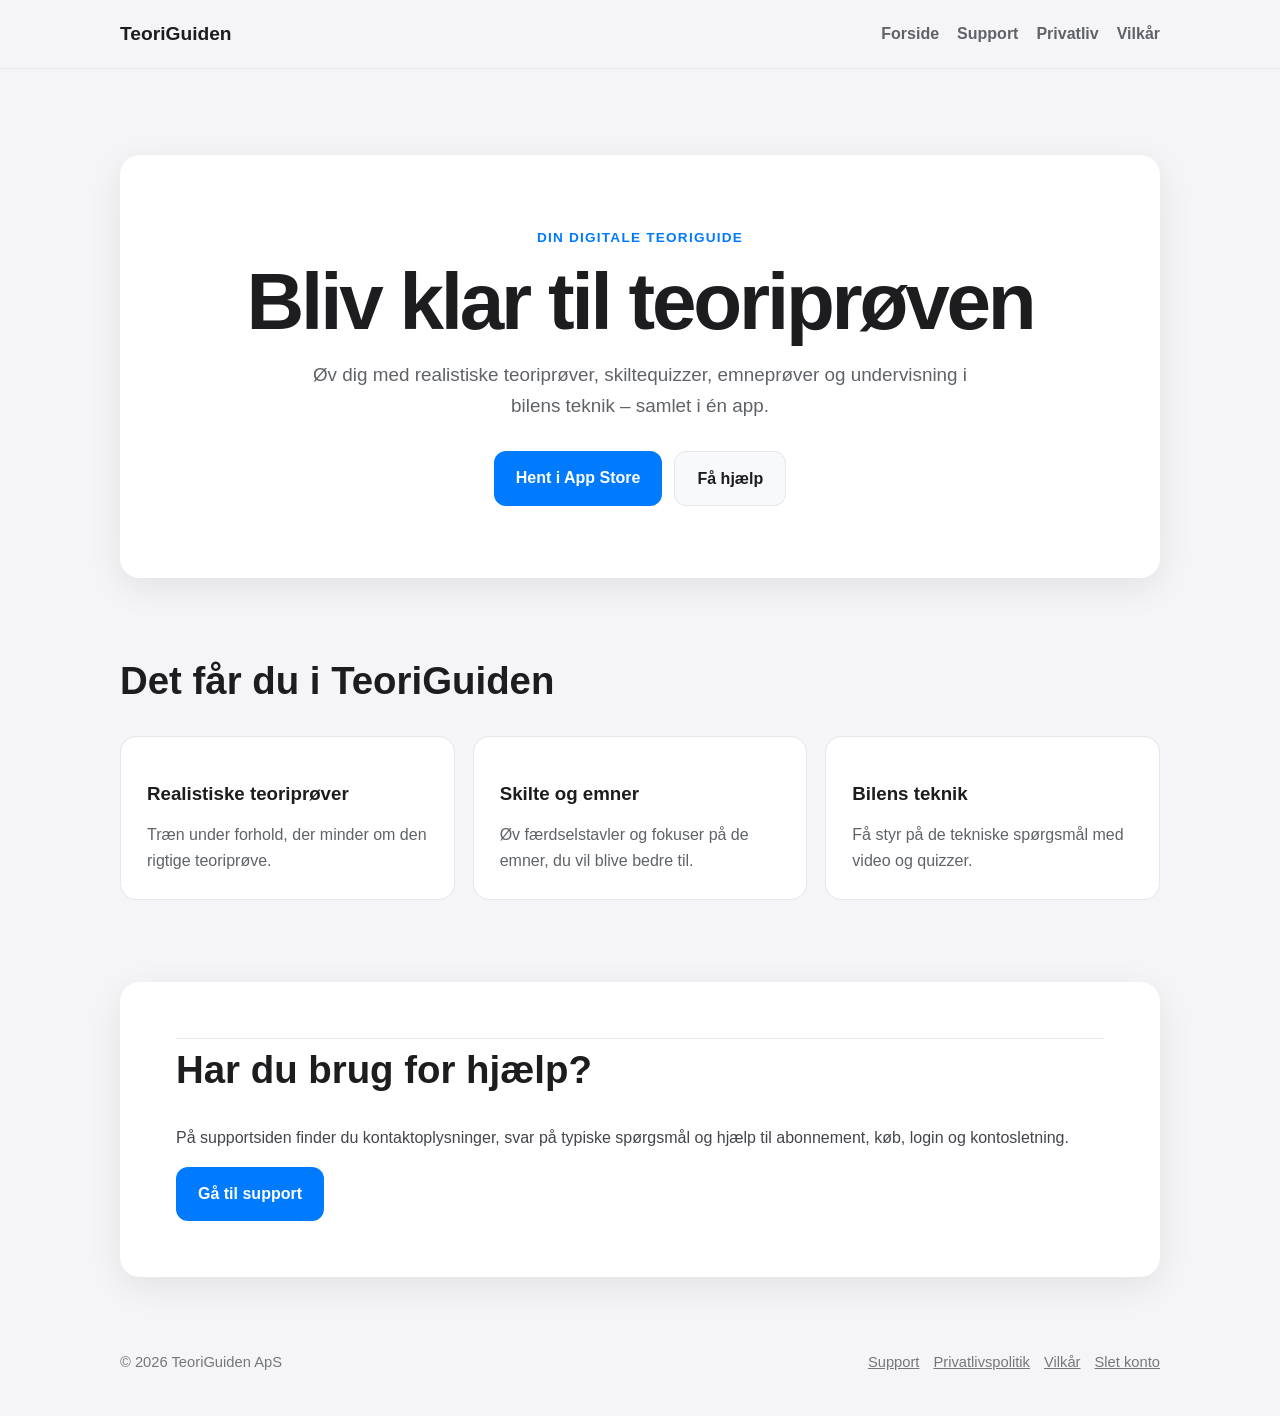
<file: index.html>
<!DOCTYPE html>
<html lang="da">
<head>
  <meta charset="UTF-8">
  <meta name="viewport" content="width=device-width, initial-scale=1.0">
  <meta name="description" content="TeoriGuiden hjælper dig med at blive klar til teoriprøven med realistiske prøver, skiltequizzer og undervisning i bilens teknik.">
  <title>TeoriGuiden – Bliv klar til teoriprøven</title>
  <link rel="stylesheet" href="styles.css">
</head>
<body>
  <header class="site-header">
  <nav class="nav" aria-label="Hovednavigation">
    <a class="brand" href="index.html">TeoriGuiden</a>
    <div class="nav-links">
      <a href="index.html">Forside</a>
      <a href="support.html">Support</a>
      <a href="privatlivspolitik.html">Privatliv</a>
      <a href="vilkaar.html">Vilkår</a>
    </div>
  </nav>
</header>
  <main>
    <section class="hero">
      <div class="container">
        <div class="hero-card">
          <p class="eyebrow">Din digitale teoriguide</p>
          <h1>Bliv klar til teoriprøven</h1>
          <p class="lead">
            Øv dig med realistiske teoriprøver, skiltequizzer, emneprøver og
            undervisning i bilens teknik – samlet i én app.
          </p>
          <div class="actions">
            <a class="button" href="[INDSÆT-APP-STORE-LINK]">Hent i App Store</a>
            <a class="button secondary" href="support.html">Få hjælp</a>
          </div>
        </div>
      </div>
    </section>

    <section class="section" aria-labelledby="features-heading">
      <div class="container">
        <h2 id="features-heading">Det får du i TeoriGuiden</h2>
        <div class="grid">
          <article class="feature">
            <h3>Realistiske teoriprøver</h3>
            <p>Træn under forhold, der minder om den rigtige teoriprøve.</p>
          </article>
          <article class="feature">
            <h3>Skilte og emner</h3>
            <p>Øv færdselstavler og fokuser på de emner, du vil blive bedre til.</p>
          </article>
          <article class="feature">
            <h3>Bilens teknik</h3>
            <p>Få styr på de tekniske spørgsmål med video og quizzer.</p>
          </article>
        </div>
      </div>
    </section>

    <section class="section">
      <div class="container content-card">
        <h2>Har du brug for hjælp?</h2>
        <p>
          På supportsiden finder du kontaktoplysninger, svar på typiske spørgsmål
          og hjælp til abonnement, køb, login og kontosletning.
        </p>
        <a class="button" href="support.html">Gå til support</a>
      </div>
    </section>
  </main>
  <footer class="site-footer">
  <div class="container footer-inner">
    <span>© 2026 TeoriGuiden ApS</span>
    <div class="footer-links">
      <a href="support.html">Support</a>
      <a href="privatlivspolitik.html">Privatlivspolitik</a>
      <a href="vilkaar.html">Vilkår</a>
      <a href="slet-konto.html">Slet konto</a>
    </div>
  </div>
</footer>
</body>
</html>
</file>
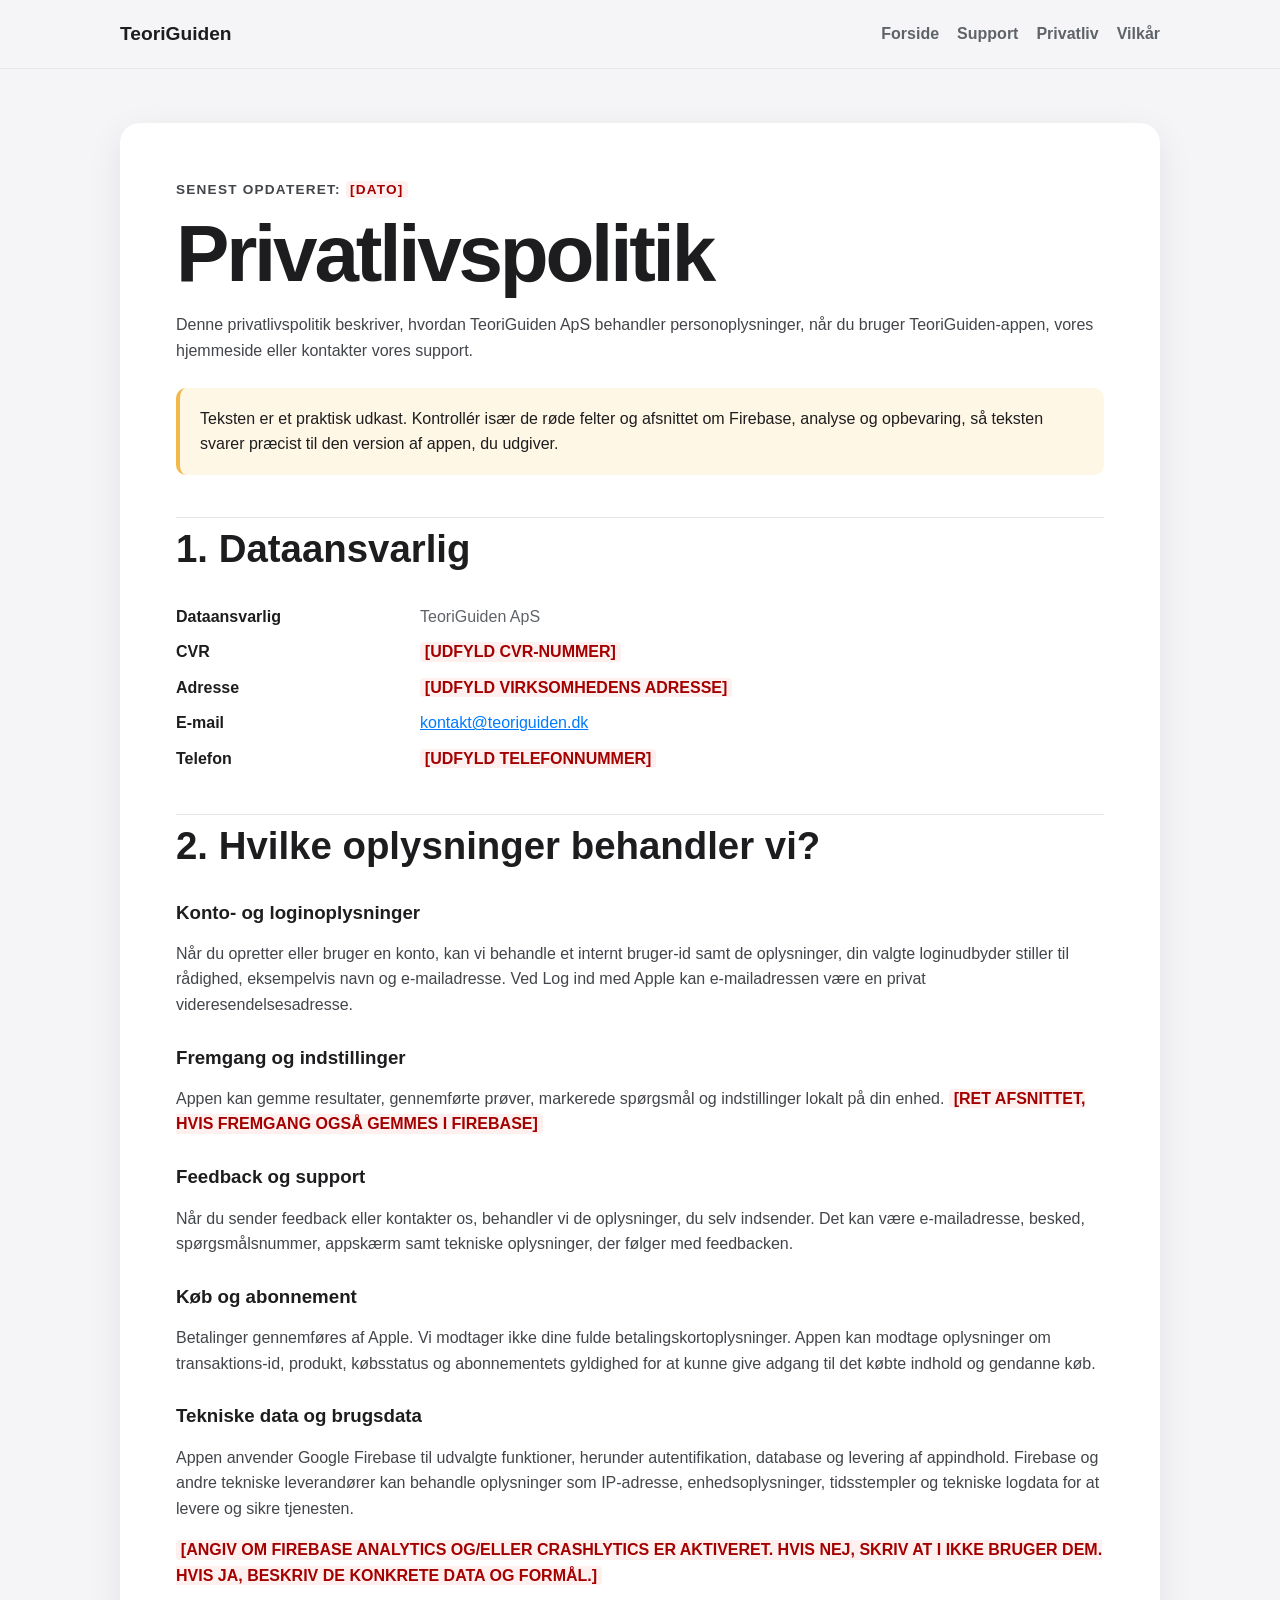
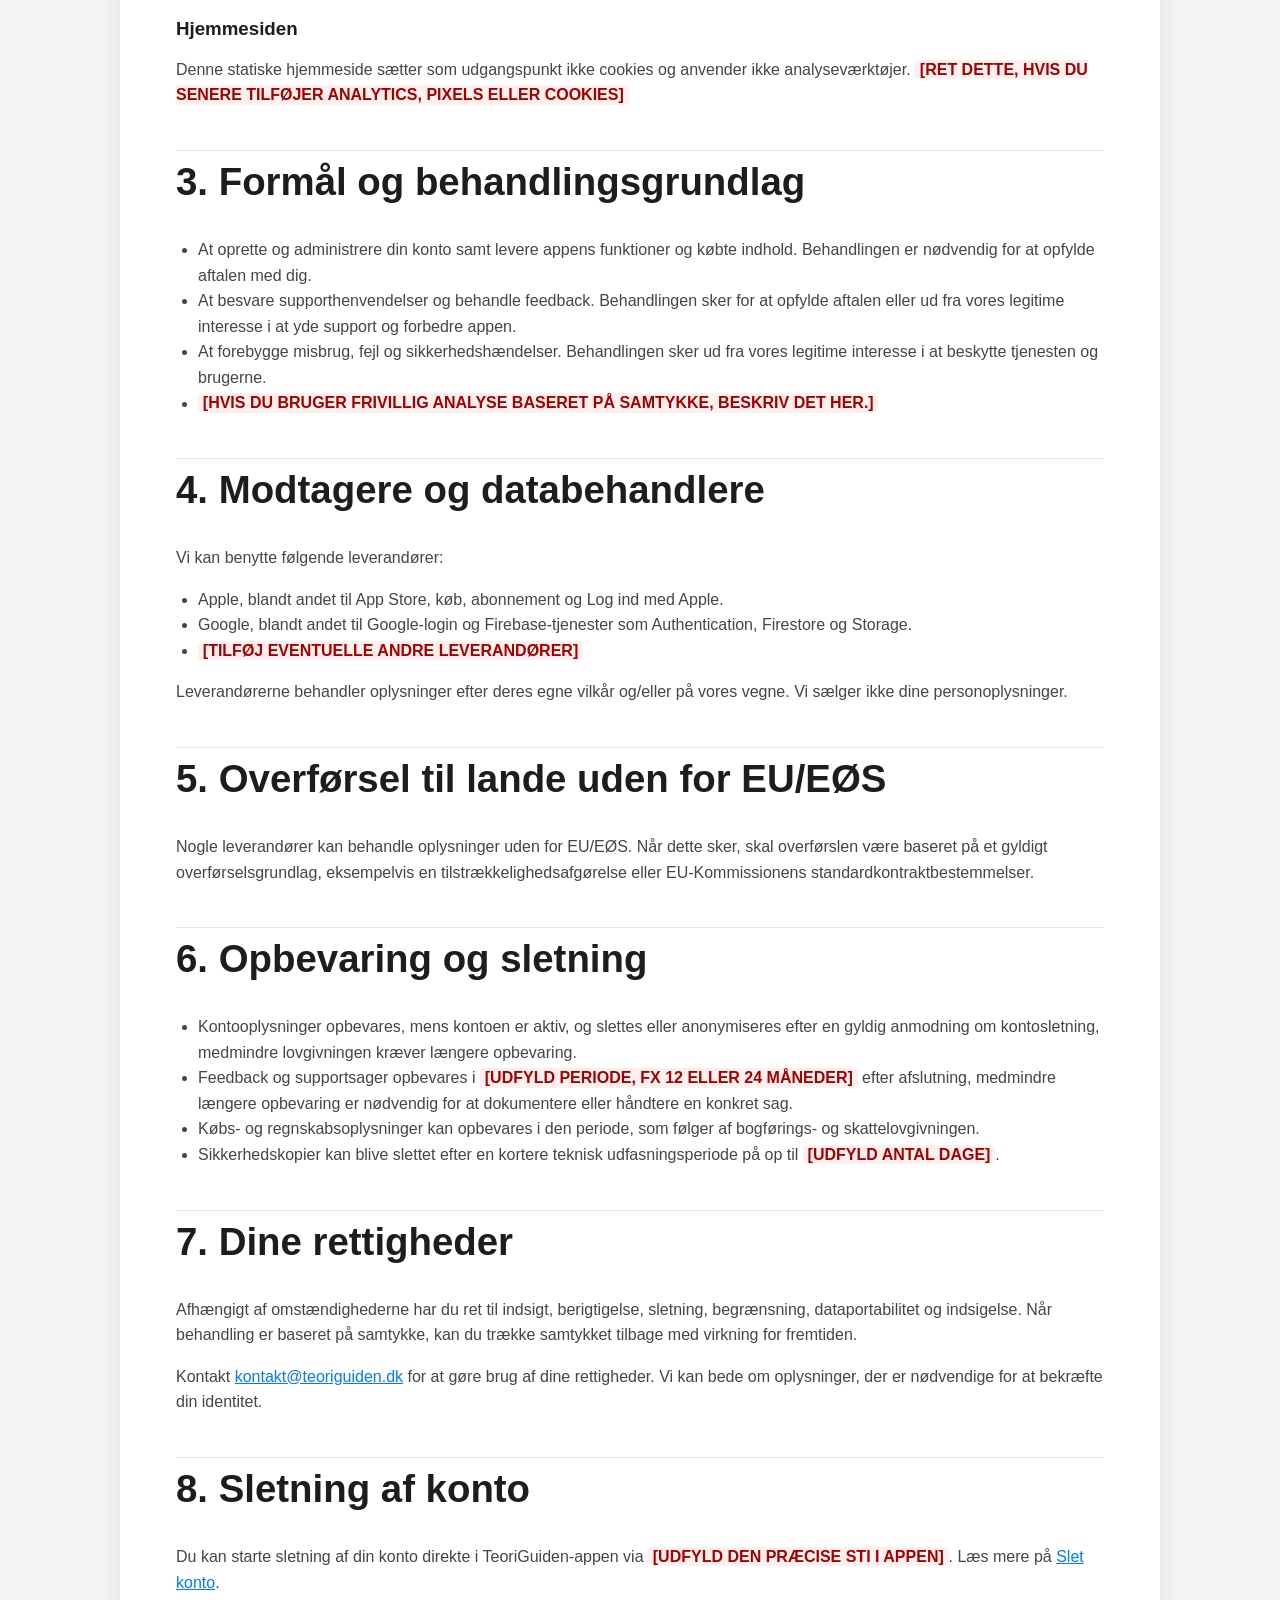
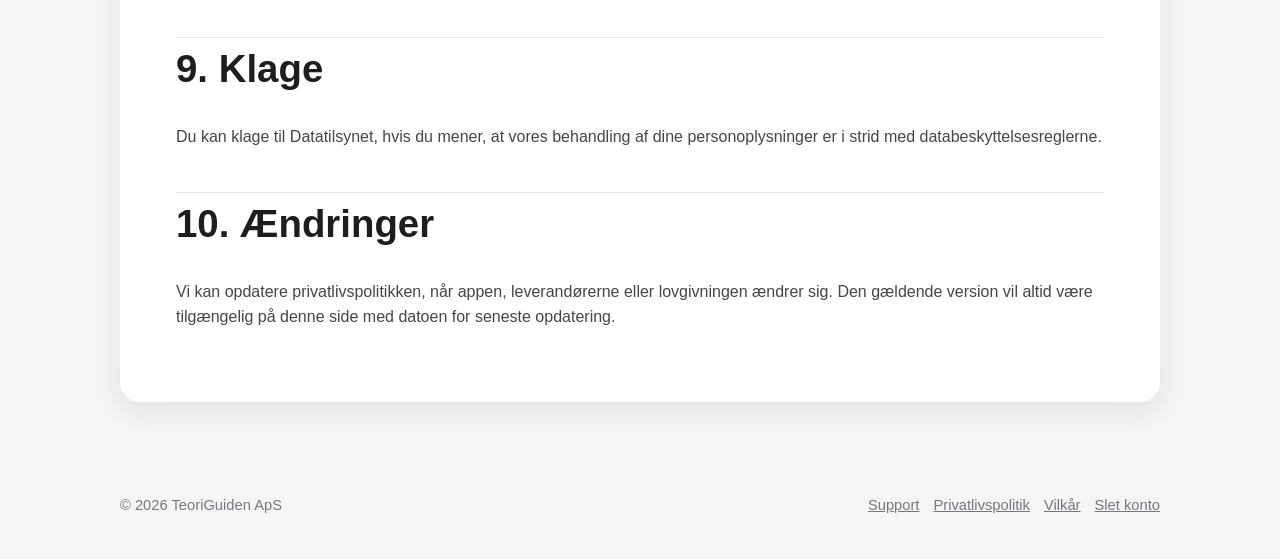
<file: privatlivspolitik.html>
<!DOCTYPE html>
<html lang="da">
<head>
  <meta charset="UTF-8">
  <meta name="viewport" content="width=device-width, initial-scale=1.0">
  <meta name="description" content="Privatlivspolitik for TeoriGuiden-appen og TeoriGuidens hjemmeside.">
  <title>Privatlivspolitik – TeoriGuiden</title>
  <link rel="stylesheet" href="styles.css">
</head>
<body>
  <header class="site-header">
  <nav class="nav" aria-label="Hovednavigation">
    <a class="brand" href="index.html">TeoriGuiden</a>
    <div class="nav-links">
      <a href="index.html">Forside</a>
      <a href="support.html">Support</a>
      <a href="privatlivspolitik.html">Privatliv</a>
      <a href="vilkaar.html">Vilkår</a>
    </div>
  </nav>
</header>
  <main class="page">
    <div class="container">
      <article class="content-card">
        <p class="eyebrow">Senest opdateret: <span class="placeholder">[DATO]</span></p>
        <h1>Privatlivspolitik</h1>
        <p>
          Denne privatlivspolitik beskriver, hvordan TeoriGuiden ApS behandler
          personoplysninger, når du bruger TeoriGuiden-appen, vores hjemmeside
          eller kontakter vores support.
        </p>

        <div class="notice">
          Teksten er et praktisk udkast. Kontrollér især de røde felter og afsnittet
          om Firebase, analyse og opbevaring, så teksten svarer præcist til den
          version af appen, du udgiver.
        </div>

        <h2>1. Dataansvarlig</h2>
        <dl class="definition-list">
          <dt>Dataansvarlig</dt>
          <dd>TeoriGuiden ApS</dd>

          <dt>CVR</dt>
          <dd><span class="placeholder">[UDFYLD CVR-NUMMER]</span></dd>

          <dt>Adresse</dt>
          <dd><span class="placeholder">[UDFYLD VIRKSOMHEDENS ADRESSE]</span></dd>

          <dt>E-mail</dt>
          <dd><a href="mailto:kontakt@teoriguiden.dk">kontakt@teoriguiden.dk</a></dd>

          <dt>Telefon</dt>
          <dd><span class="placeholder">[UDFYLD TELEFONNUMMER]</span></dd>
        </dl>

        <h2>2. Hvilke oplysninger behandler vi?</h2>

        <h3>Konto- og loginoplysninger</h3>
        <p>
          Når du opretter eller bruger en konto, kan vi behandle et internt
          bruger-id samt de oplysninger, din valgte loginudbyder stiller til
          rådighed, eksempelvis navn og e-mailadresse. Ved Log ind med Apple kan
          e-mailadressen være en privat videresendelsesadresse.
        </p>

        <h3>Fremgang og indstillinger</h3>
        <p>
          Appen kan gemme resultater, gennemførte prøver, markerede spørgsmål og
          indstillinger lokalt på din enhed.
          <span class="placeholder">[RET AFSNITTET, HVIS FREMGANG OGSÅ GEMMES I FIREBASE]</span>
        </p>

        <h3>Feedback og support</h3>
        <p>
          Når du sender feedback eller kontakter os, behandler vi de oplysninger,
          du selv indsender. Det kan være e-mailadresse, besked, spørgsmålsnummer,
          appskærm samt tekniske oplysninger, der følger med feedbacken.
        </p>

        <h3>Køb og abonnement</h3>
        <p>
          Betalinger gennemføres af Apple. Vi modtager ikke dine fulde
          betalingskortoplysninger. Appen kan modtage oplysninger om
          transaktions-id, produkt, købsstatus og abonnementets gyldighed for at
          kunne give adgang til det købte indhold og gendanne køb.
        </p>

        <h3>Tekniske data og brugsdata</h3>
        <p>
          Appen anvender Google Firebase til udvalgte funktioner, herunder
          autentifikation, database og levering af appindhold. Firebase og andre
          tekniske leverandører kan behandle oplysninger som IP-adresse,
          enhedsoplysninger, tidsstempler og tekniske logdata for at levere og
          sikre tjenesten.
        </p>
        <p>
          <span class="placeholder">
            [ANGIV OM FIREBASE ANALYTICS OG/ELLER CRASHLYTICS ER AKTIVERET. HVIS NEJ,
            SKRIV AT I IKKE BRUGER DEM. HVIS JA, BESKRIV DE KONKRETE DATA OG FORMÅL.]
          </span>
        </p>

        <h3>Hjemmesiden</h3>
        <p>
          Denne statiske hjemmeside sætter som udgangspunkt ikke cookies og
          anvender ikke analyseværktøjer.
          <span class="placeholder">[RET DETTE, HVIS DU SENERE TILFØJER ANALYTICS, PIXELS ELLER COOKIES]</span>
        </p>

        <h2>3. Formål og behandlingsgrundlag</h2>
        <ul>
          <li>
            At oprette og administrere din konto samt levere appens funktioner og
            købte indhold. Behandlingen er nødvendig for at opfylde aftalen med dig.
          </li>
          <li>
            At besvare supporthenvendelser og behandle feedback. Behandlingen sker
            for at opfylde aftalen eller ud fra vores legitime interesse i at yde
            support og forbedre appen.
          </li>
          <li>
            At forebygge misbrug, fejl og sikkerhedshændelser. Behandlingen sker ud
            fra vores legitime interesse i at beskytte tjenesten og brugerne.
          </li>
          <li>
            <span class="placeholder">
              [HVIS DU BRUGER FRIVILLIG ANALYSE BASERET PÅ SAMTYKKE, BESKRIV DET HER.]
            </span>
          </li>
        </ul>

        <h2>4. Modtagere og databehandlere</h2>
        <p>Vi kan benytte følgende leverandører:</p>
        <ul>
          <li>
            Apple, blandt andet til App Store, køb, abonnement og Log ind med Apple.
          </li>
          <li>
            Google, blandt andet til Google-login og Firebase-tjenester som
            Authentication, Firestore og Storage.
          </li>
          <li>
            <span class="placeholder">[TILFØJ EVENTUELLE ANDRE LEVERANDØRER]</span>
          </li>
        </ul>
        <p>
          Leverandørerne behandler oplysninger efter deres egne vilkår og/eller på
          vores vegne. Vi sælger ikke dine personoplysninger.
        </p>

        <h2>5. Overførsel til lande uden for EU/EØS</h2>
        <p>
          Nogle leverandører kan behandle oplysninger uden for EU/EØS. Når dette
          sker, skal overførslen være baseret på et gyldigt overførselsgrundlag,
          eksempelvis en tilstrækkelighedsafgørelse eller EU-Kommissionens
          standardkontraktbestemmelser.
        </p>

        <h2>6. Opbevaring og sletning</h2>
        <ul>
          <li>
            Kontooplysninger opbevares, mens kontoen er aktiv, og slettes eller
            anonymiseres efter en gyldig anmodning om kontosletning, medmindre
            lovgivningen kræver længere opbevaring.
          </li>
          <li>
            Feedback og supportsager opbevares i
            <span class="placeholder">[UDFYLD PERIODE, FX 12 ELLER 24 MÅNEDER]</span>
            efter afslutning, medmindre længere opbevaring er nødvendig for at
            dokumentere eller håndtere en konkret sag.
          </li>
          <li>
            Købs- og regnskabsoplysninger kan opbevares i den periode, som følger
            af bogførings- og skattelovgivningen.
          </li>
          <li>
            Sikkerhedskopier kan blive slettet efter en kortere teknisk
            udfasningsperiode på op til
            <span class="placeholder">[UDFYLD ANTAL DAGE]</span>.
          </li>
        </ul>

        <h2>7. Dine rettigheder</h2>
        <p>
          Afhængigt af omstændighederne har du ret til indsigt, berigtigelse,
          sletning, begrænsning, dataportabilitet og indsigelse. Når behandling er
          baseret på samtykke, kan du trække samtykket tilbage med virkning for
          fremtiden.
        </p>
        <p>
          Kontakt <a href="mailto:kontakt@teoriguiden.dk">kontakt@teoriguiden.dk</a>
          for at gøre brug af dine rettigheder. Vi kan bede om oplysninger, der er
          nødvendige for at bekræfte din identitet.
        </p>

        <h2>8. Sletning af konto</h2>
        <p>
          Du kan starte sletning af din konto direkte i TeoriGuiden-appen via
          <strong><span class="placeholder">[UDFYLD DEN PRÆCISE STI I APPEN]</span></strong>.
          Læs mere på <a href="slet-konto.html">Slet konto</a>.
        </p>

        <h2>9. Klage</h2>
        <p>
          Du kan klage til Datatilsynet, hvis du mener, at vores behandling af dine
          personoplysninger er i strid med databeskyttelsesreglerne.
        </p>

        <h2>10. Ændringer</h2>
        <p>
          Vi kan opdatere privatlivspolitikken, når appen, leverandørerne eller
          lovgivningen ændrer sig. Den gældende version vil altid være tilgængelig
          på denne side med datoen for seneste opdatering.
        </p>
      </article>
    </div>
  </main>
  <footer class="site-footer">
  <div class="container footer-inner">
    <span>© 2026 TeoriGuiden ApS</span>
    <div class="footer-links">
      <a href="support.html">Support</a>
      <a href="privatlivspolitik.html">Privatlivspolitik</a>
      <a href="vilkaar.html">Vilkår</a>
      <a href="slet-konto.html">Slet konto</a>
    </div>
  </div>
</footer>
</body>
</html>
</file>
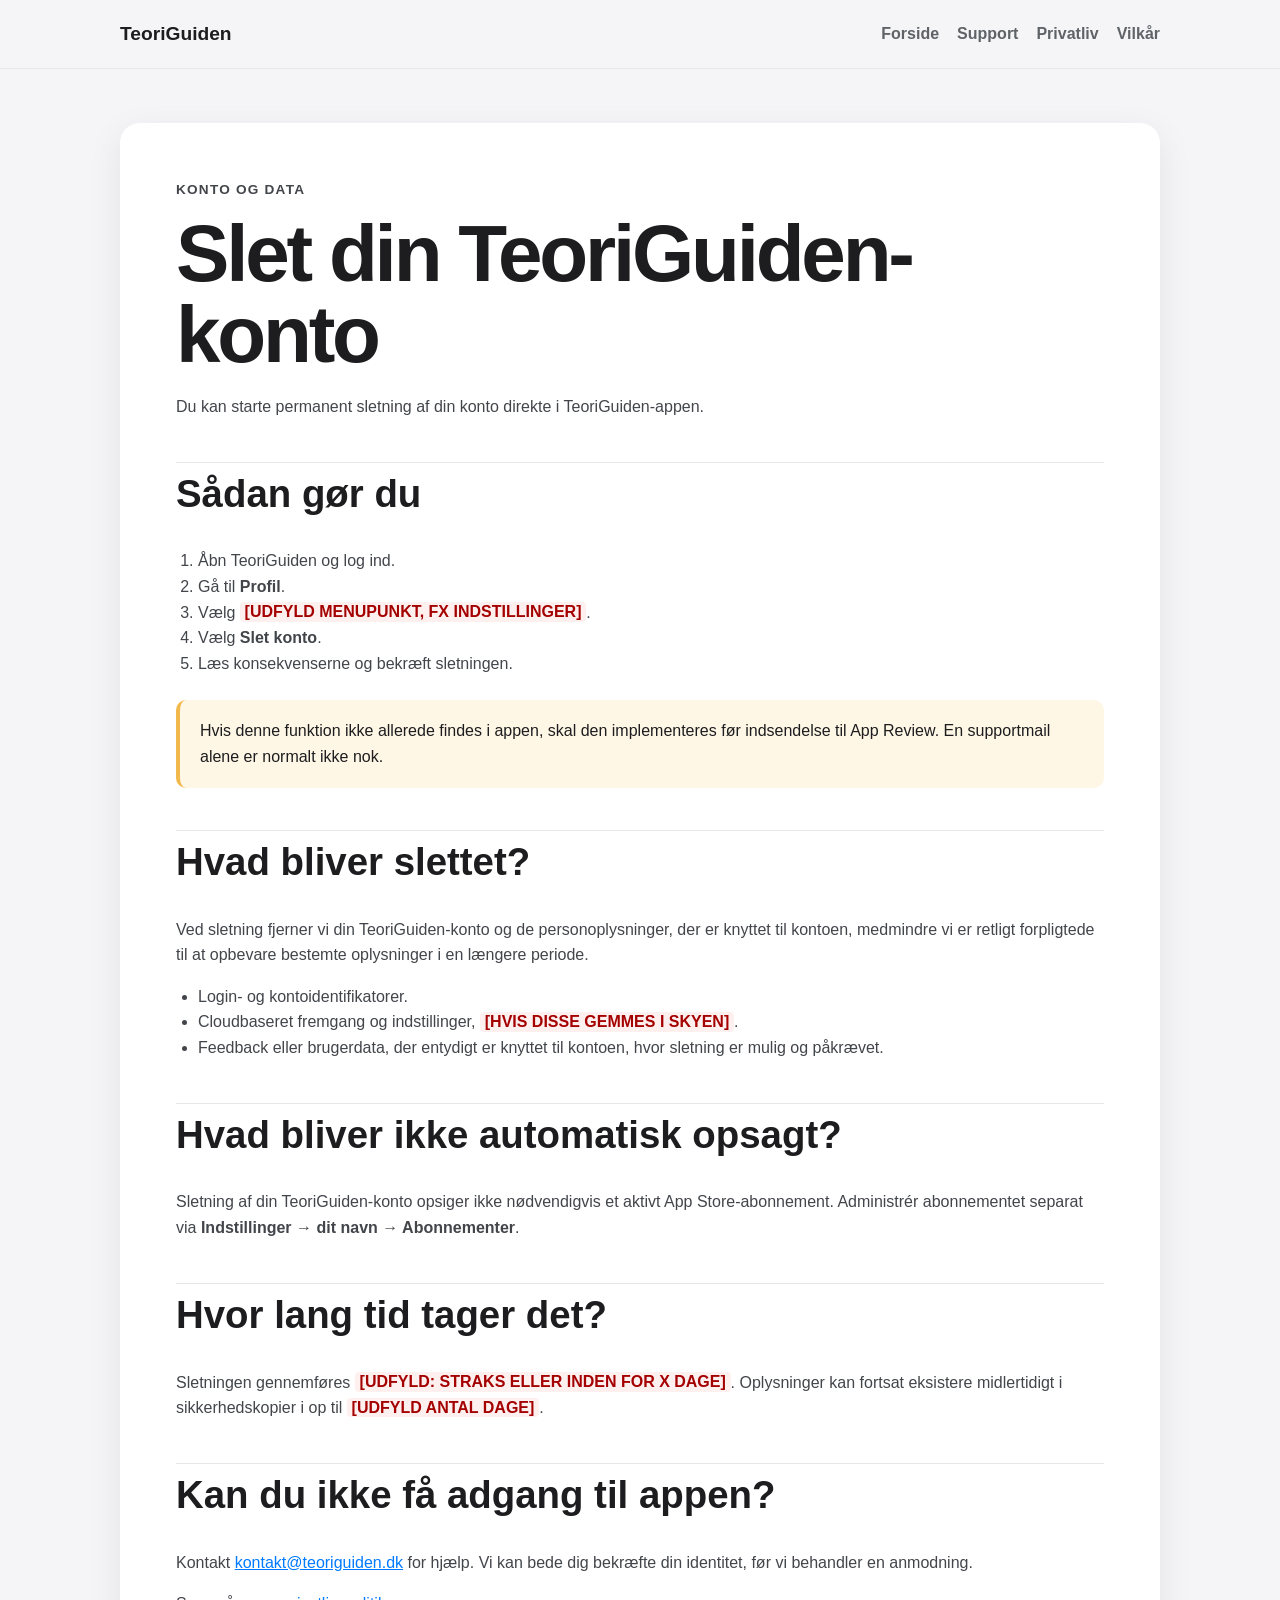
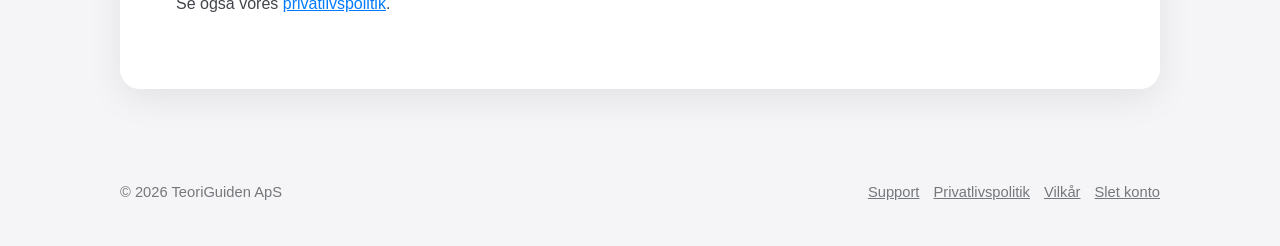
<file: slet-konto.html>
<!DOCTYPE html>
<html lang="da">
<head>
  <meta charset="UTF-8">
  <meta name="viewport" content="width=device-width, initial-scale=1.0">
  <meta name="description" content="Sådan sletter du din TeoriGuiden-konto og tilknyttede data.">
  <title>Slet konto – TeoriGuiden</title>
  <link rel="stylesheet" href="styles.css">
</head>
<body>
  <header class="site-header">
  <nav class="nav" aria-label="Hovednavigation">
    <a class="brand" href="index.html">TeoriGuiden</a>
    <div class="nav-links">
      <a href="index.html">Forside</a>
      <a href="support.html">Support</a>
      <a href="privatlivspolitik.html">Privatliv</a>
      <a href="vilkaar.html">Vilkår</a>
    </div>
  </nav>
</header>
  <main class="page">
    <div class="container">
      <article class="content-card">
        <p class="eyebrow">Konto og data</p>
        <h1>Slet din TeoriGuiden-konto</h1>
        <p>
          Du kan starte permanent sletning af din konto direkte i TeoriGuiden-appen.
        </p>

        <h2>Sådan gør du</h2>
        <ol>
          <li>Åbn TeoriGuiden og log ind.</li>
          <li>Gå til <strong>Profil</strong>.</li>
          <li>
            Vælg <strong><span class="placeholder">[UDFYLD MENUPUNKT, FX INDSTILLINGER]</span></strong>.
          </li>
          <li>Vælg <strong>Slet konto</strong>.</li>
          <li>Læs konsekvenserne og bekræft sletningen.</li>
        </ol>

        <div class="notice">
          Hvis denne funktion ikke allerede findes i appen, skal den implementeres
          før indsendelse til App Review. En supportmail alene er normalt ikke nok.
        </div>

        <h2>Hvad bliver slettet?</h2>
        <p>
          Ved sletning fjerner vi din TeoriGuiden-konto og de personoplysninger, der
          er knyttet til kontoen, medmindre vi er retligt forpligtede til at opbevare
          bestemte oplysninger i en længere periode.
        </p>
        <ul>
          <li>Login- og kontoidentifikatorer.</li>
          <li>
            Cloudbaseret fremgang og indstillinger,
            <span class="placeholder">[HVIS DISSE GEMMES I SKYEN]</span>.
          </li>
          <li>Feedback eller brugerdata, der entydigt er knyttet til kontoen, hvor sletning er mulig og påkrævet.</li>
        </ul>

        <h2>Hvad bliver ikke automatisk opsagt?</h2>
        <p>
          Sletning af din TeoriGuiden-konto opsiger ikke nødvendigvis et aktivt
          App Store-abonnement. Administrér abonnementet separat via
          <strong>Indstillinger → dit navn → Abonnementer</strong>.
        </p>

        <h2>Hvor lang tid tager det?</h2>
        <p>
          Sletningen gennemføres
          <span class="placeholder">[UDFYLD: STRAKS ELLER INDEN FOR X DAGE]</span>.
          Oplysninger kan fortsat eksistere midlertidigt i sikkerhedskopier i op til
          <span class="placeholder">[UDFYLD ANTAL DAGE]</span>.
        </p>

        <h2>Kan du ikke få adgang til appen?</h2>
        <p>
          Kontakt <a href="mailto:kontakt@teoriguiden.dk">kontakt@teoriguiden.dk</a>
          for hjælp. Vi kan bede dig bekræfte din identitet, før vi behandler en
          anmodning.
        </p>

        <p>
          Se også vores <a href="privatlivspolitik.html">privatlivspolitik</a>.
        </p>
      </article>
    </div>
  </main>
  <footer class="site-footer">
  <div class="container footer-inner">
    <span>© 2026 TeoriGuiden ApS</span>
    <div class="footer-links">
      <a href="support.html">Support</a>
      <a href="privatlivspolitik.html">Privatlivspolitik</a>
      <a href="vilkaar.html">Vilkår</a>
      <a href="slet-konto.html">Slet konto</a>
    </div>
  </div>
</footer>
</body>
</html>
</file>
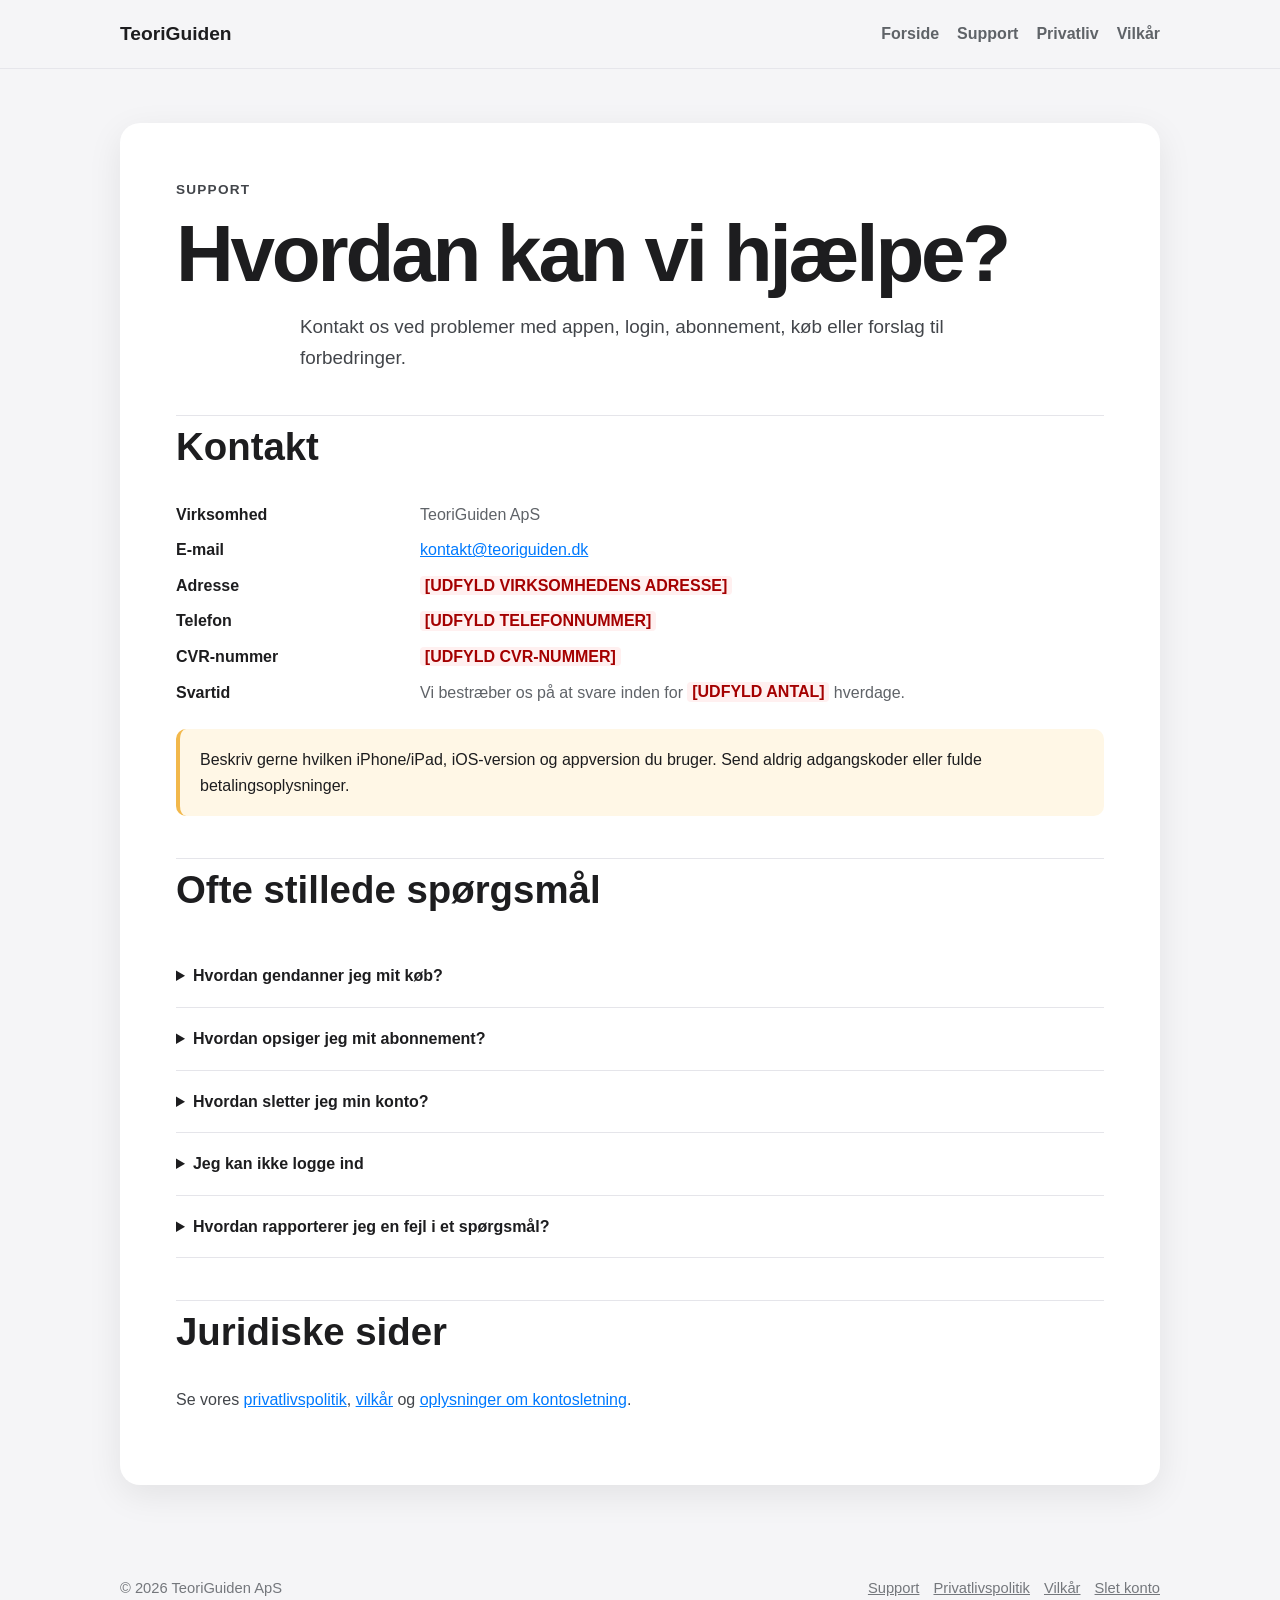
<file: support.html>
<!DOCTYPE html>
<html lang="da">
<head>
  <meta charset="UTF-8">
  <meta name="viewport" content="width=device-width, initial-scale=1.0">
  <meta name="description" content="Support og kontaktoplysninger til TeoriGuiden.">
  <title>Support – TeoriGuiden</title>
  <link rel="stylesheet" href="styles.css">
</head>
<body>
  <header class="site-header">
  <nav class="nav" aria-label="Hovednavigation">
    <a class="brand" href="index.html">TeoriGuiden</a>
    <div class="nav-links">
      <a href="index.html">Forside</a>
      <a href="support.html">Support</a>
      <a href="privatlivspolitik.html">Privatliv</a>
      <a href="vilkaar.html">Vilkår</a>
    </div>
  </nav>
</header>
  <main class="page">
    <div class="container">
      <article class="content-card">
        <p class="eyebrow">Support</p>
        <h1>Hvordan kan vi hjælpe?</h1>
        <p class="lead">
          Kontakt os ved problemer med appen, login, abonnement, køb eller forslag
          til forbedringer.
        </p>

        <h2>Kontakt</h2>
        <dl class="definition-list">
          <dt>Virksomhed</dt>
          <dd>TeoriGuiden ApS</dd>

          <dt>E-mail</dt>
          <dd><a href="mailto:kontakt@teoriguiden.dk">kontakt@teoriguiden.dk</a></dd>

          <dt>Adresse</dt>
          <dd><span class="placeholder">[UDFYLD VIRKSOMHEDENS ADRESSE]</span></dd>

          <dt>Telefon</dt>
          <dd><span class="placeholder">[UDFYLD TELEFONNUMMER]</span></dd>

          <dt>CVR-nummer</dt>
          <dd><span class="placeholder">[UDFYLD CVR-NUMMER]</span></dd>

          <dt>Svartid</dt>
          <dd>Vi bestræber os på at svare inden for <span class="placeholder">[UDFYLD ANTAL]</span> hverdage.</dd>
        </dl>

        <div class="notice">
          Beskriv gerne hvilken iPhone/iPad, iOS-version og appversion du bruger.
          Send aldrig adgangskoder eller fulde betalingsoplysninger.
        </div>

        <h2>Ofte stillede spørgsmål</h2>
        <div class="faq">
          <details>
            <summary>Hvordan gendanner jeg mit køb?</summary>
            <p>
              Åbn TeoriGuiden, gå til <strong>Profil</strong> og vælg
              <strong>Gendan køb</strong>. Sørg for, at du er logget ind med det
              samme Apple-id, som blev brugt ved købet.
            </p>
          </details>

          <details>
            <summary>Hvordan opsiger jeg mit abonnement?</summary>
            <p>
              Abonnementer købt gennem App Store administreres af Apple. Åbn
              <strong>Indstillinger</strong> på din enhed, tryk på dit navn,
              vælg <strong>Abonnementer</strong>, vælg TeoriGuiden og tryk
              <strong>Opsig abonnement</strong>.
            </p>
          </details>

          <details>
            <summary>Hvordan sletter jeg min konto?</summary>
            <p>
              Du skal kunne starte sletningen direkte i appen. Se den præcise
              fremgangsmåde på siden <a href="slet-konto.html">Slet konto</a>.
            </p>
          </details>

          <details>
            <summary>Jeg kan ikke logge ind</summary>
            <p>
              Kontrollér internetforbindelsen, opdater appen, og prøv igen.
              Ved fortsatte problemer kan du kontakte os og oplyse den anvendte
              loginmetode, men ikke din adgangskode.
            </p>
          </details>

          <details>
            <summary>Hvordan rapporterer jeg en fejl i et spørgsmål?</summary>
            <p>
              Brug feedbackfunktionen i appen eller send en e-mail med prøvens
              navn, spørgsmålsnummer og en kort beskrivelse af fejlen.
            </p>
          </details>
        </div>

        <h2>Juridiske sider</h2>
        <p>
          Se vores <a href="privatlivspolitik.html">privatlivspolitik</a>,
          <a href="vilkaar.html">vilkår</a> og
          <a href="slet-konto.html">oplysninger om kontosletning</a>.
        </p>
      </article>
    </div>
  </main>
  <footer class="site-footer">
  <div class="container footer-inner">
    <span>© 2026 TeoriGuiden ApS</span>
    <div class="footer-links">
      <a href="support.html">Support</a>
      <a href="privatlivspolitik.html">Privatlivspolitik</a>
      <a href="vilkaar.html">Vilkår</a>
      <a href="slet-konto.html">Slet konto</a>
    </div>
  </div>
</footer>
</body>
</html>
</file>
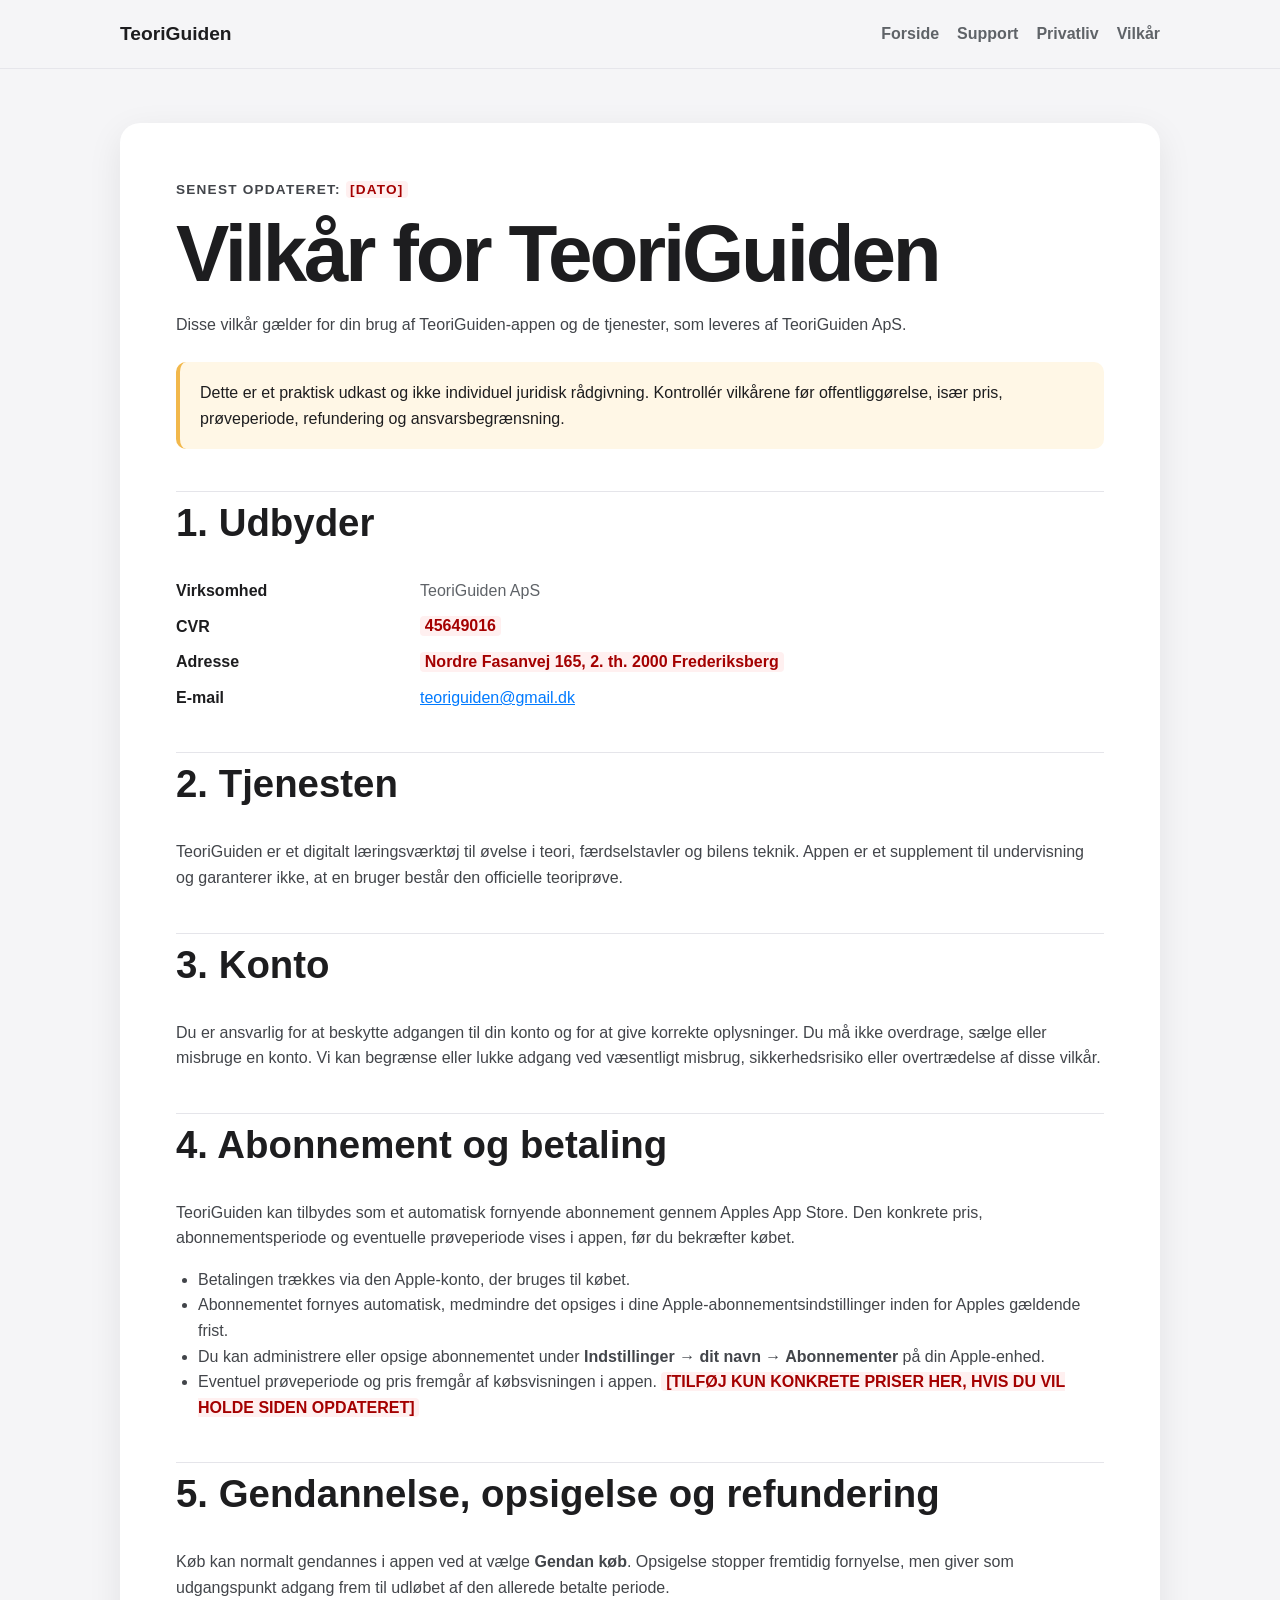
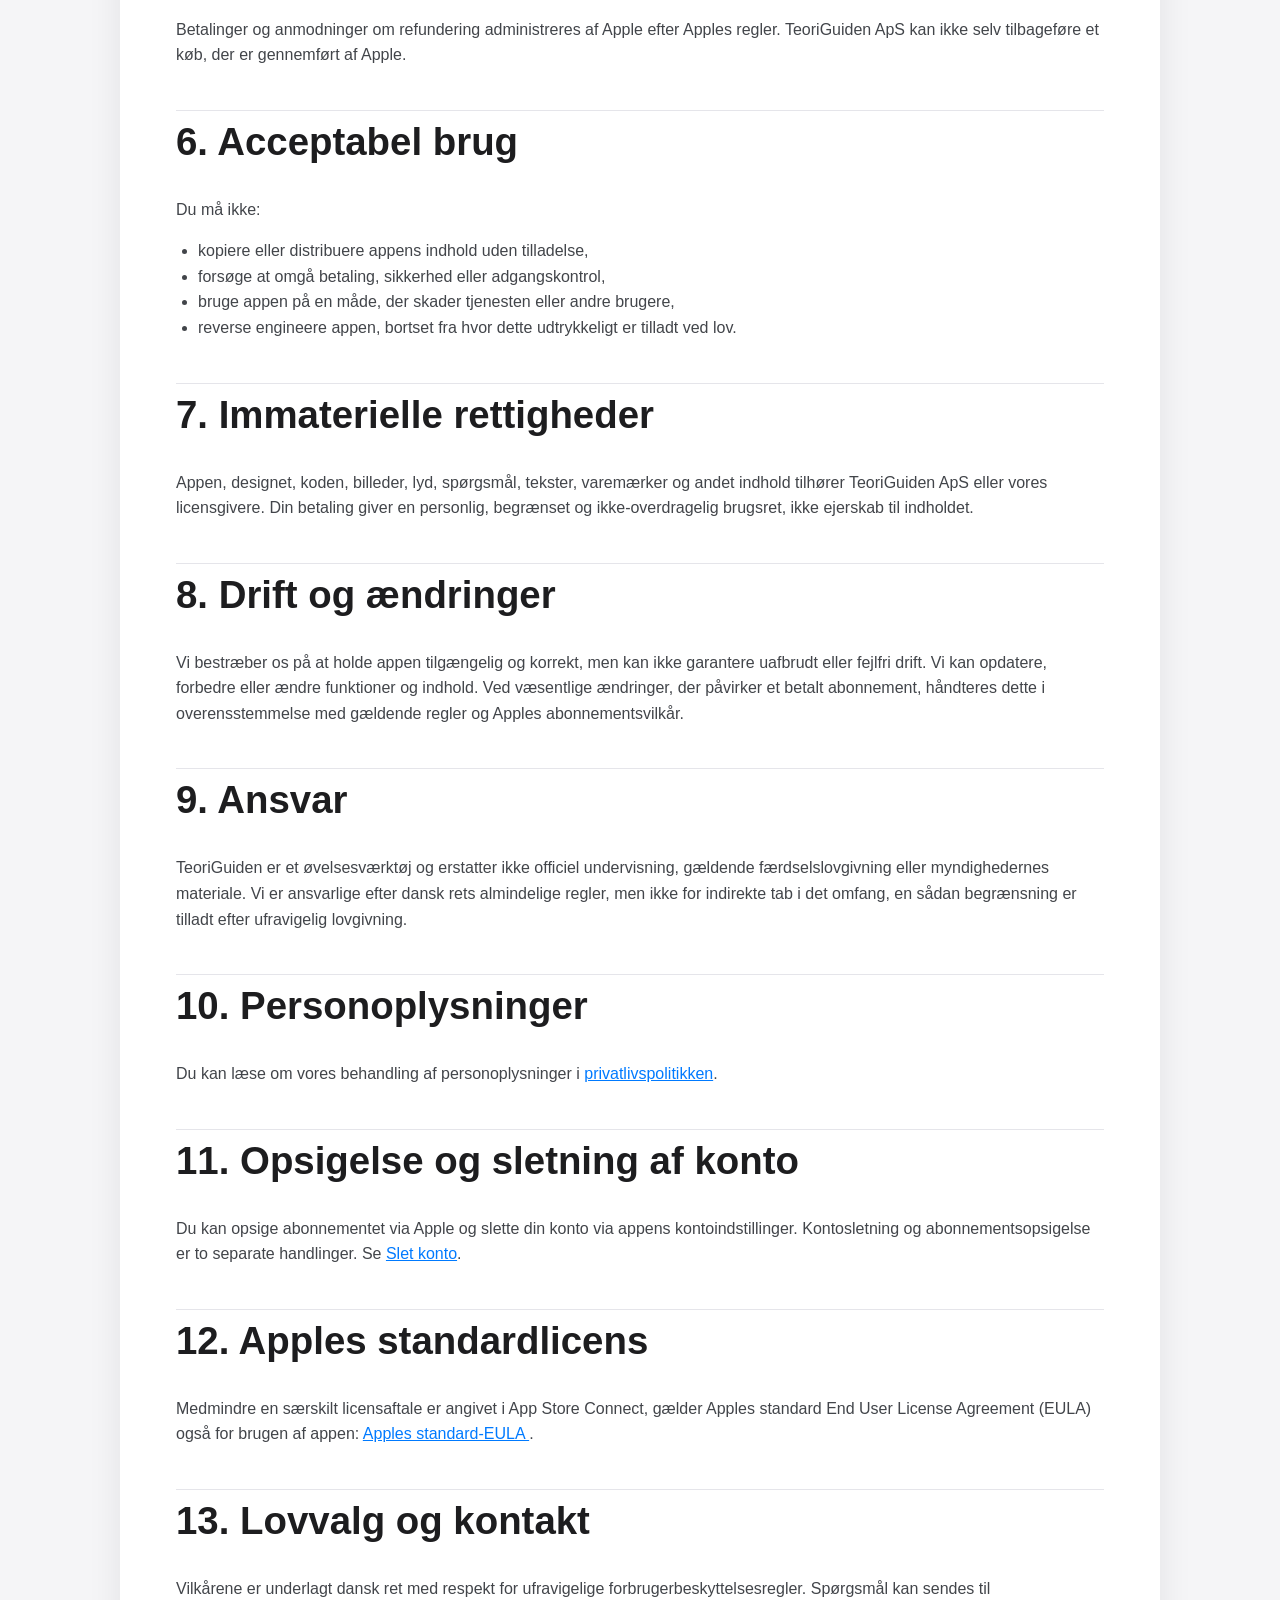
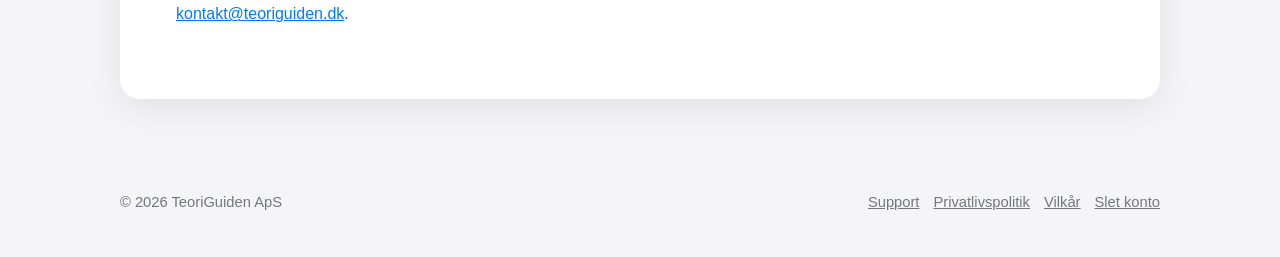
<file: vilkaar.html>
<!DOCTYPE html>
<html lang="da">
<head>
  <meta charset="UTF-8">
  <meta name="viewport" content="width=device-width, initial-scale=1.0">
  <meta name="description" content="Brugs- og abonnementsvilkår for TeoriGuiden.">
  <title>Vilkår – TeoriGuiden</title>
  <link rel="stylesheet" href="styles.css">
</head>
<body>
  <header class="site-header">
  <nav class="nav" aria-label="Hovednavigation">
    <a class="brand" href="index.html">TeoriGuiden</a>
    <div class="nav-links">
      <a href="index.html">Forside</a>
      <a href="support.html">Support</a>
      <a href="privatlivspolitik.html">Privatliv</a>
      <a href="vilkaar.html">Vilkår</a>
    </div>
  </nav>
</header>
  <main class="page">
    <div class="container">
      <article class="content-card">
        <p class="eyebrow">Senest opdateret: <span class="placeholder">[DATO]</span></p>
        <h1>Vilkår for TeoriGuiden</h1>
        <p>
          Disse vilkår gælder for din brug af TeoriGuiden-appen og de tjenester,
          som leveres af TeoriGuiden ApS.
        </p>

        <div class="notice">
          Dette er et praktisk udkast og ikke individuel juridisk rådgivning.
          Kontrollér vilkårene før offentliggørelse, især pris, prøveperiode,
          refundering og ansvarsbegrænsning.
        </div>

        <h2>1. Udbyder</h2>
        <dl class="definition-list">
          <dt>Virksomhed</dt>
          <dd>TeoriGuiden ApS</dd>

          <dt>CVR</dt>
          <dd><span class="placeholder">45649016</span></dd>

          <dt>Adresse</dt>
          <dd><span class="placeholder">Nordre Fasanvej 165, 2. th. 2000 Frederiksberg</span></dd>

          <dt>E-mail</dt>
          <dd><a href="mailto:kontakt@teoriguiden.dk">teoriguiden@gmail.dk</a></dd>
        </dl>

        <h2>2. Tjenesten</h2>
        <p>
          TeoriGuiden er et digitalt læringsværktøj til øvelse i teori,
          færdselstavler og bilens teknik. Appen er et supplement til undervisning
          og garanterer ikke, at en bruger består den officielle teoriprøve.
        </p>

        <h2>3. Konto</h2>
        <p>
          Du er ansvarlig for at beskytte adgangen til din konto og for at give
          korrekte oplysninger. Du må ikke overdrage, sælge eller misbruge en konto.
          Vi kan begrænse eller lukke adgang ved væsentligt misbrug, sikkerhedsrisiko
          eller overtrædelse af disse vilkår.
        </p>

        <h2>4. Abonnement og betaling</h2>
        <p>
          TeoriGuiden kan tilbydes som et automatisk fornyende abonnement gennem
          Apples App Store. Den konkrete pris, abonnementsperiode og eventuelle
          prøveperiode vises i appen, før du bekræfter købet.
        </p>
        <ul>
          <li>
            Betalingen trækkes via den Apple-konto, der bruges til købet.
          </li>
          <li>
            Abonnementet fornyes automatisk, medmindre det opsiges i dine
            Apple-abonnementsindstillinger inden for Apples gældende frist.
          </li>
          <li>
            Du kan administrere eller opsige abonnementet under
            <strong>Indstillinger → dit navn → Abonnementer</strong> på din
            Apple-enhed.
          </li>
          <li>
            Eventuel prøveperiode og pris fremgår af købsvisningen i appen.
            <span class="placeholder">[TILFØJ KUN KONKRETE PRISER HER, HVIS DU VIL HOLDE SIDEN OPDATERET]</span>
          </li>
        </ul>

        <h2>5. Gendannelse, opsigelse og refundering</h2>
        <p>
          Køb kan normalt gendannes i appen ved at vælge <strong>Gendan køb</strong>.
          Opsigelse stopper fremtidig fornyelse, men giver som udgangspunkt adgang
          frem til udløbet af den allerede betalte periode.
        </p>
        <p>
          Betalinger og anmodninger om refundering administreres af Apple efter
          Apples regler. TeoriGuiden ApS kan ikke selv tilbageføre et køb, der er
          gennemført af Apple.
        </p>

        <h2>6. Acceptabel brug</h2>
        <p>Du må ikke:</p>
        <ul>
          <li>kopiere eller distribuere appens indhold uden tilladelse,</li>
          <li>forsøge at omgå betaling, sikkerhed eller adgangskontrol,</li>
          <li>bruge appen på en måde, der skader tjenesten eller andre brugere,</li>
          <li>reverse engineere appen, bortset fra hvor dette udtrykkeligt er tilladt ved lov.</li>
        </ul>

        <h2>7. Immaterielle rettigheder</h2>
        <p>
          Appen, designet, koden, billeder, lyd, spørgsmål, tekster, varemærker og
          andet indhold tilhører TeoriGuiden ApS eller vores licensgivere. Din
          betaling giver en personlig, begrænset og ikke-overdragelig brugsret,
          ikke ejerskab til indholdet.
        </p>

        <h2>8. Drift og ændringer</h2>
        <p>
          Vi bestræber os på at holde appen tilgængelig og korrekt, men kan ikke
          garantere uafbrudt eller fejlfri drift. Vi kan opdatere, forbedre eller
          ændre funktioner og indhold. Ved væsentlige ændringer, der påvirker et
          betalt abonnement, håndteres dette i overensstemmelse med gældende regler
          og Apples abonnementsvilkår.
        </p>

        <h2>9. Ansvar</h2>
        <p>
          TeoriGuiden er et øvelsesværktøj og erstatter ikke officiel undervisning,
          gældende færdselslovgivning eller myndighedernes materiale. Vi er ansvarlige
          efter dansk rets almindelige regler, men ikke for indirekte tab i det omfang,
          en sådan begrænsning er tilladt efter ufravigelig lovgivning.
        </p>

        <h2>10. Personoplysninger</h2>
        <p>
          Du kan læse om vores behandling af personoplysninger i
          <a href="privatlivspolitik.html">privatlivspolitikken</a>.
        </p>

        <h2>11. Opsigelse og sletning af konto</h2>
        <p>
          Du kan opsige abonnementet via Apple og slette din konto via appens
          kontoindstillinger. Kontosletning og abonnementsopsigelse er to separate
          handlinger. Se <a href="slet-konto.html">Slet konto</a>.
        </p>

        <h2>12. Apples standardlicens</h2>
        <p>
          Medmindre en særskilt licensaftale er angivet i App Store Connect, gælder
          Apples standard End User License Agreement (EULA) også for brugen af appen:
          <a href="https://www.apple.com/legal/internet-services/itunes/dev/stdeula/">
            Apples standard-EULA
          </a>.
        </p>

        <h2>13. Lovvalg og kontakt</h2>
        <p>
          Vilkårene er underlagt dansk ret med respekt for ufravigelige
          forbrugerbeskyttelsesregler. Spørgsmål kan sendes til
          <a href="mailto:kontakt@teoriguiden.dk">kontakt@teoriguiden.dk</a>.
        </p>
      </article>
    </div>
  </main>
  <footer class="site-footer">
  <div class="container footer-inner">
    <span>© 2026 TeoriGuiden ApS</span>
    <div class="footer-links">
      <a href="support.html">Support</a>
      <a href="privatlivspolitik.html">Privatlivspolitik</a>
      <a href="vilkaar.html">Vilkår</a>
      <a href="slet-konto.html">Slet konto</a>
    </div>
  </div>
</footer>
</body>
</html>
</file>
<file: styles.css>
:root {
  --background: #f5f5f7;
  --surface: #ffffff;
  --surface-soft: #f8f9fb;
  --text: #1d1d1f;
  --muted: #5f6368;
  --primary: #007aff;
  --primary-hover: #0062cc;
  --border: #e5e5ea;
  --warning-bg: #fff7e6;
  --warning-border: #f2b84b;
  --max-width: 1040px;
  --radius: 20px;
  --shadow: 0 10px 35px rgba(0, 0, 0, 0.08);
}

* {
  box-sizing: border-box;
}

html {
  scroll-behavior: smooth;
}

body {
  margin: 0;
  min-height: 100vh;
  font-family: -apple-system, BlinkMacSystemFont, "Segoe UI", Arial, sans-serif;
  color: var(--text);
  background: var(--background);
  line-height: 1.6;
}

a {
  color: var(--primary);
}

a:hover {
  color: var(--primary-hover);
}

.site-header {
  position: sticky;
  top: 0;
  z-index: 10;
  border-bottom: 1px solid rgba(229, 229, 234, 0.9);
  background: rgba(245, 245, 247, 0.92);
  backdrop-filter: blur(18px);
}

.nav {
  width: min(calc(100% - 32px), var(--max-width));
  margin: 0 auto;
  min-height: 68px;
  display: flex;
  align-items: center;
  justify-content: space-between;
  gap: 24px;
}

.brand {
  color: var(--text);
  font-size: 1.2rem;
  font-weight: 800;
  text-decoration: none;
}

.nav-links {
  display: flex;
  align-items: center;
  flex-wrap: wrap;
  gap: 18px;
}

.nav-links a {
  color: var(--muted);
  font-weight: 600;
  text-decoration: none;
}

.nav-links a:hover,
.nav-links a[aria-current="page"] {
  color: var(--primary);
}

.container {
  width: min(calc(100% - 32px), var(--max-width));
  margin: 0 auto;
}

.hero {
  padding: 86px 0 52px;
  text-align: center;
}

.hero-card,
.content-card {
  background: var(--surface);
  border-radius: var(--radius);
  box-shadow: var(--shadow);
}

.hero-card {
  padding: 72px 32px;
}

.eyebrow {
  margin: 0 0 12px;
  color: var(--primary);
  font-size: 0.85rem;
  font-weight: 800;
  letter-spacing: 0.09em;
  text-transform: uppercase;
}

h1 {
  margin: 0 0 18px;
  font-size: clamp(2.6rem, 8vw, 5rem);
  line-height: 1.02;
  letter-spacing: -0.04em;
}

h2 {
  margin-top: 0;
  font-size: clamp(1.7rem, 4vw, 2.4rem);
  line-height: 1.2;
}

h3 {
  margin-bottom: 8px;
  line-height: 1.3;
}

.lead {
  max-width: 680px;
  margin: 0 auto 30px;
  color: var(--muted);
  font-size: 1.18rem;
}

.actions {
  display: flex;
  justify-content: center;
  flex-wrap: wrap;
  gap: 12px;
}

.button {
  display: inline-block;
  padding: 14px 22px;
  border: 0;
  border-radius: 12px;
  background: var(--primary);
  color: #fff;
  font-weight: 800;
  text-decoration: none;
}

.button:hover {
  background: var(--primary-hover);
  color: #fff;
}

.button.secondary {
  border: 1px solid var(--border);
  background: var(--surface-soft);
  color: var(--text);
}

.section {
  padding: 28px 0 54px;
}

.grid {
  display: grid;
  grid-template-columns: repeat(3, minmax(0, 1fr));
  gap: 18px;
}

.feature {
  padding: 26px;
  border: 1px solid var(--border);
  border-radius: 16px;
  background: var(--surface);
}

.feature p {
  margin-bottom: 0;
  color: var(--muted);
}

.page {
  padding: 54px 0 72px;
}

.content-card {
  padding: clamp(26px, 5vw, 56px);
}

.content-card > :first-child {
  margin-top: 0;
}

.content-card p,
.content-card li {
  color: #42454a;
}

.content-card h2 {
  margin-top: 42px;
  padding-top: 8px;
  border-top: 1px solid var(--border);
}

.content-card h3 {
  margin-top: 28px;
}

.content-card ul,
.content-card ol {
  padding-left: 22px;
}

.notice {
  margin: 24px 0;
  padding: 18px 20px;
  border-left: 4px solid var(--warning-border);
  border-radius: 10px;
  background: var(--warning-bg);
}

.placeholder {
  padding: 0.08em 0.3em;
  border-radius: 4px;
  background: #fff0f0;
  color: #a40000;
  font-weight: 800;
}

.definition-list {
  display: grid;
  grid-template-columns: minmax(150px, 220px) 1fr;
  gap: 10px 24px;
}

.definition-list dt {
  font-weight: 800;
}

.definition-list dd {
  margin: 0;
  color: var(--muted);
}

.faq details {
  padding: 18px 0;
  border-bottom: 1px solid var(--border);
}

.faq summary {
  cursor: pointer;
  font-weight: 800;
}

.faq details p {
  margin-bottom: 0;
}

.site-footer {
  padding: 20px 0 42px;
  color: #74777c;
  font-size: 0.92rem;
}

.footer-inner {
  display: flex;
  justify-content: space-between;
  flex-wrap: wrap;
  gap: 14px 24px;
}

.footer-links {
  display: flex;
  flex-wrap: wrap;
  gap: 14px;
}

.footer-links a {
  color: inherit;
}

@media (max-width: 760px) {
  .nav {
    align-items: flex-start;
    flex-direction: column;
    padding: 15px 0;
    gap: 10px;
  }

  .nav-links {
    gap: 10px 16px;
  }

  .hero {
    padding-top: 42px;
  }

  .hero-card {
    padding: 52px 22px;
  }

  .grid {
    grid-template-columns: 1fr;
  }

  .definition-list {
    grid-template-columns: 1fr;
    gap: 2px;
  }

  .definition-list dd {
    margin-bottom: 14px;
  }
}
</file>
